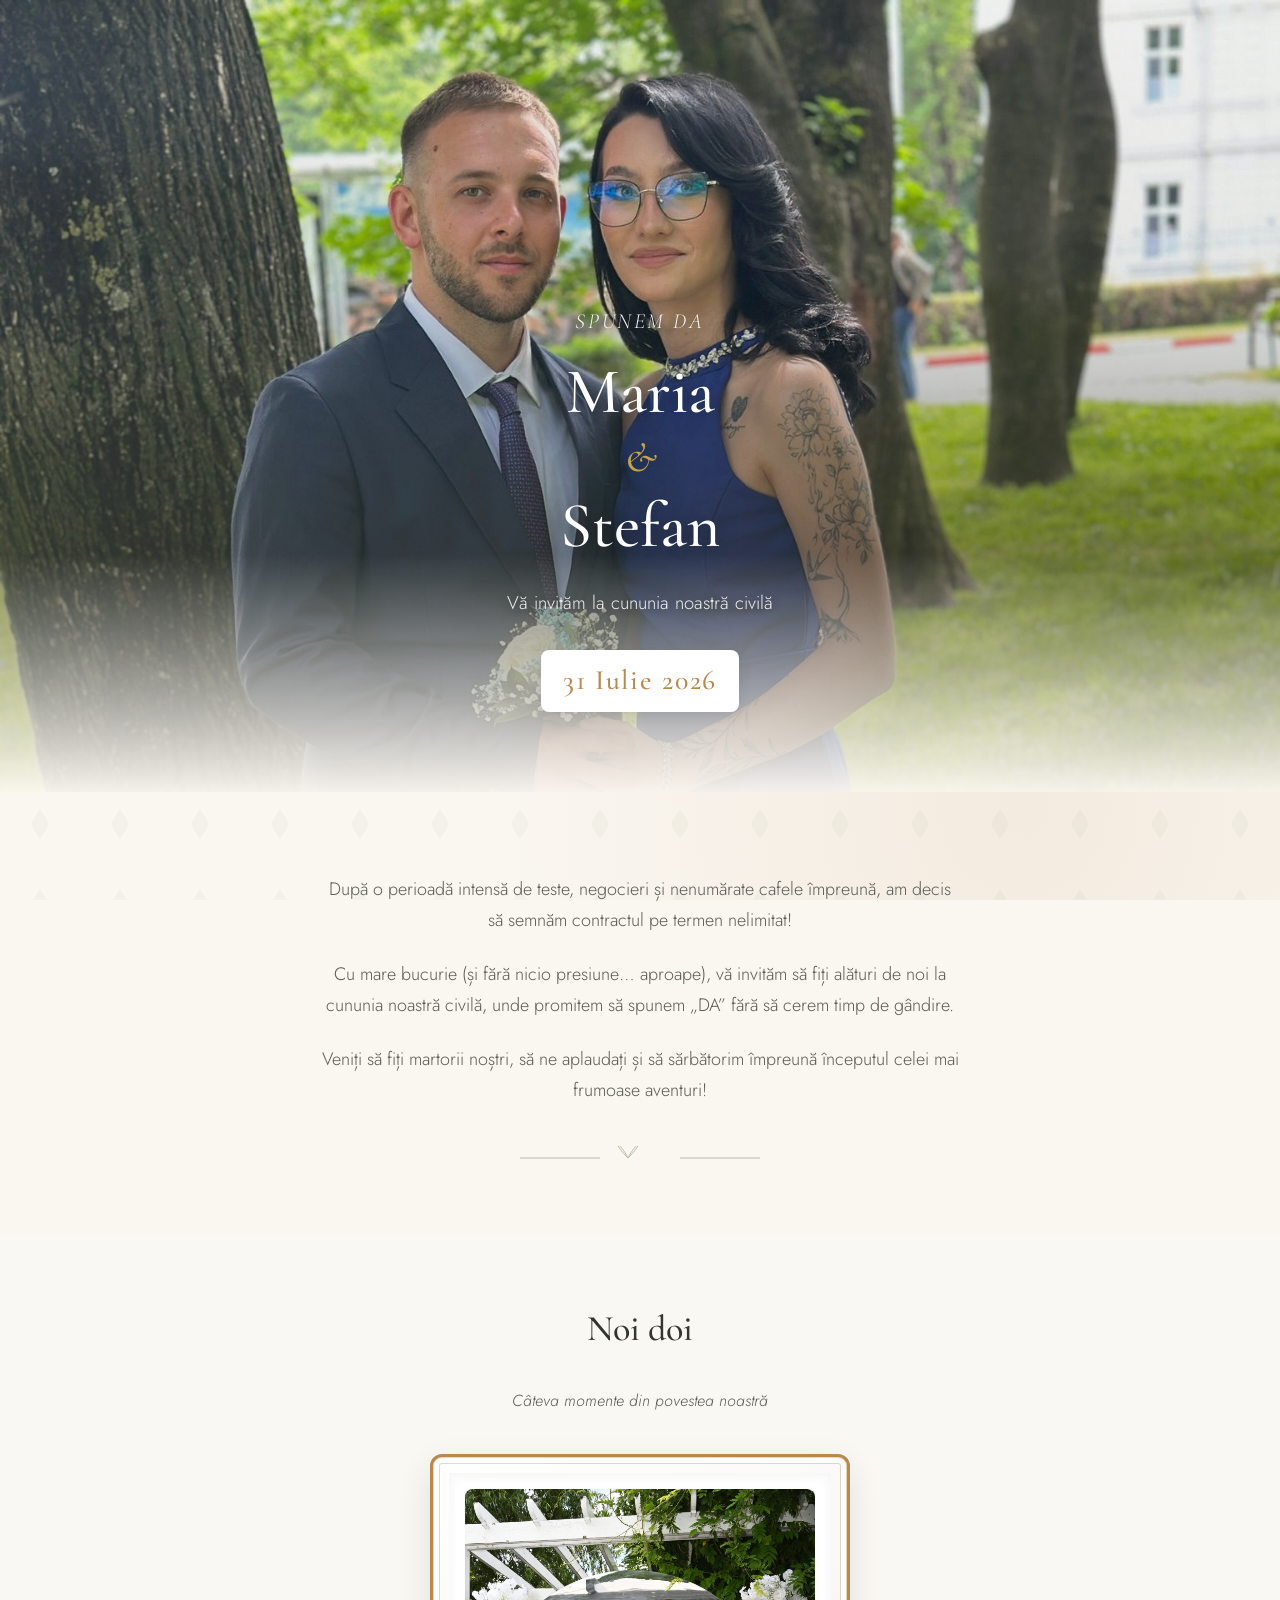
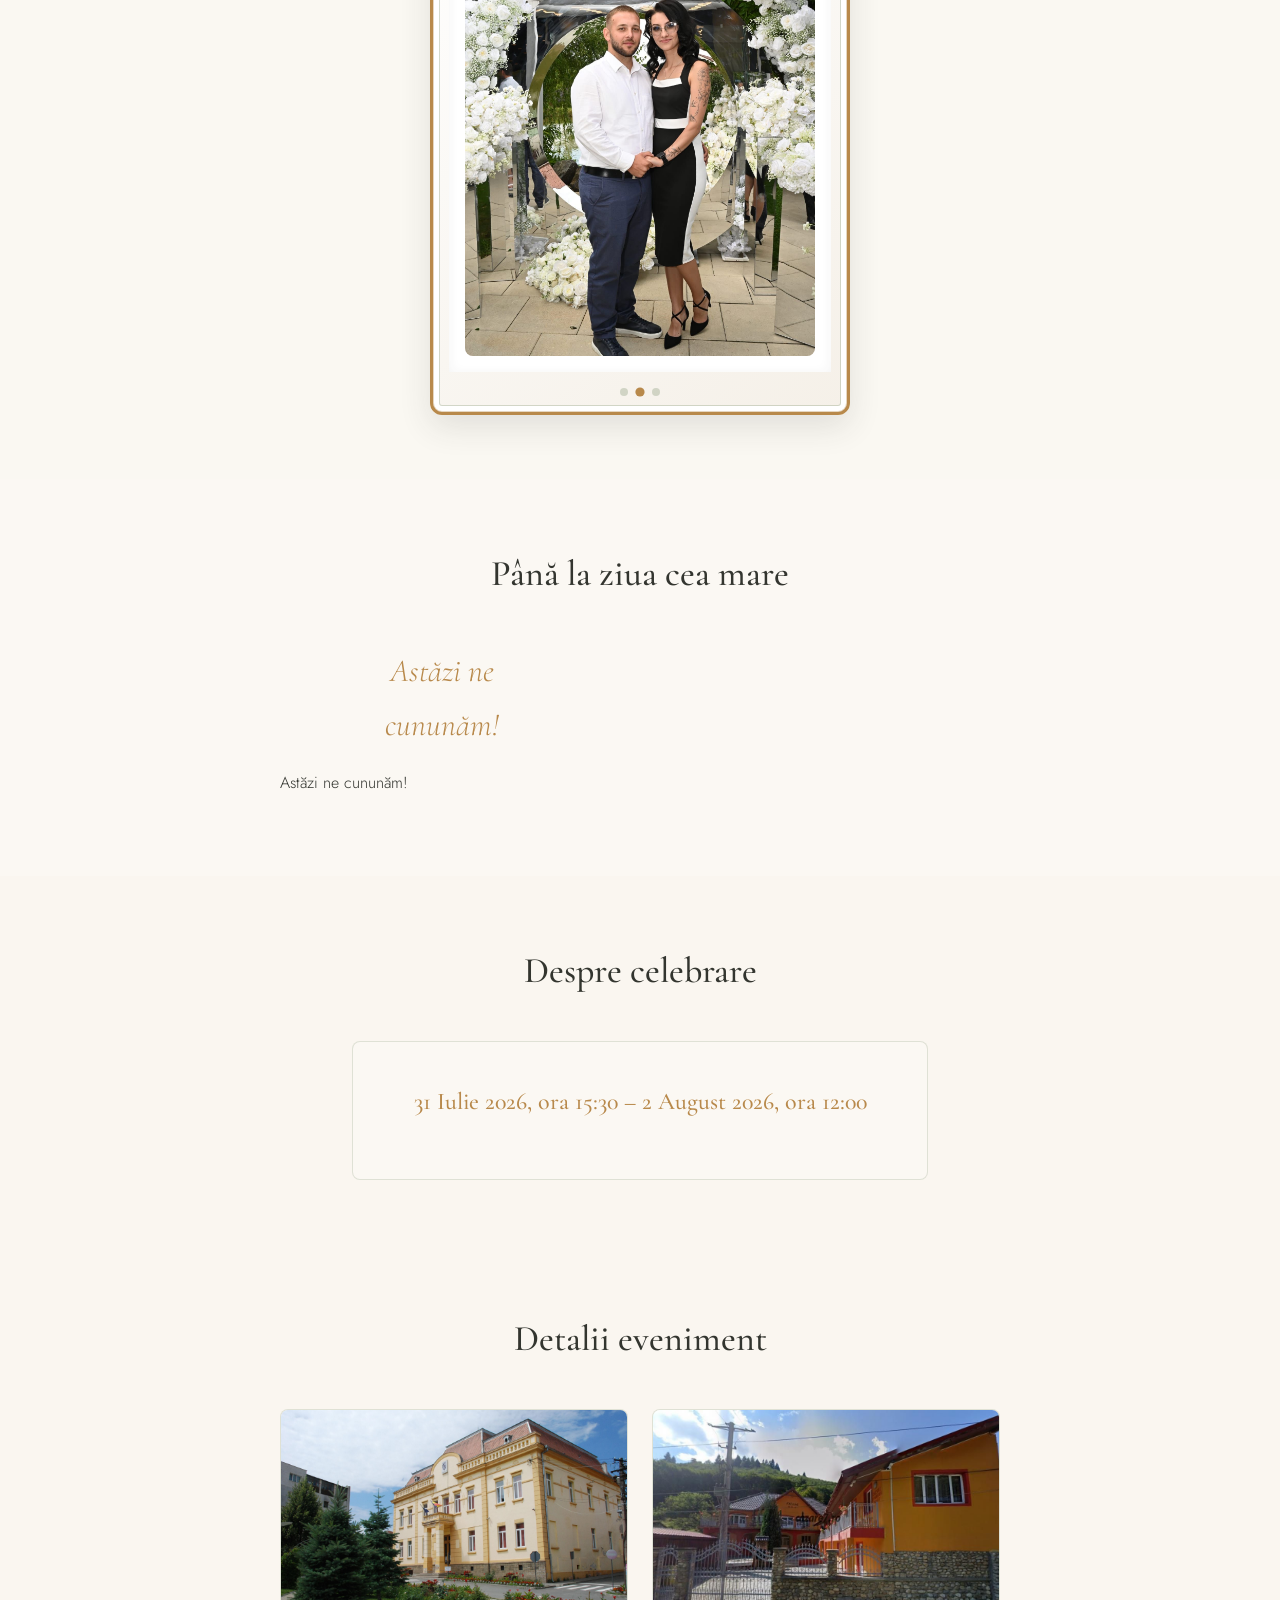
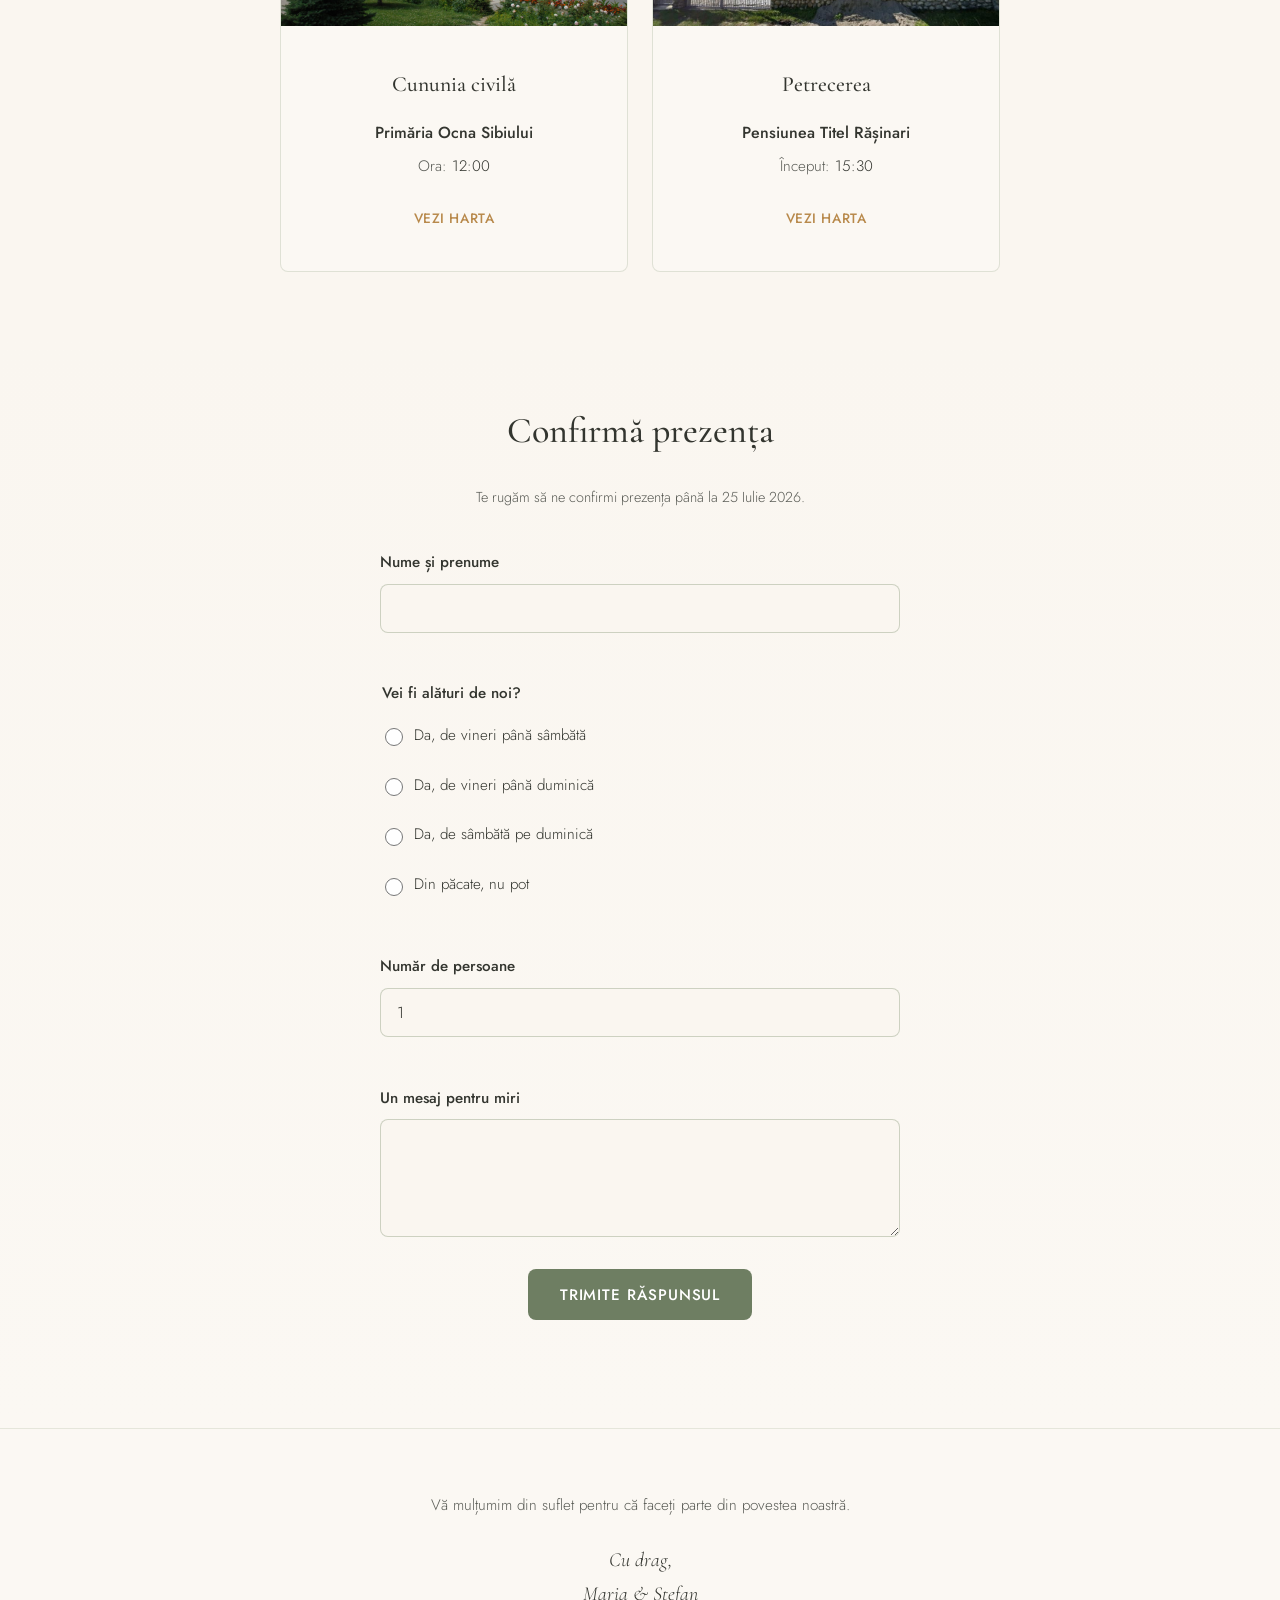
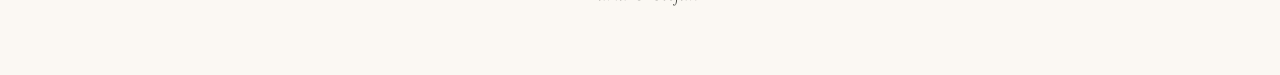
<file: index.html>
<!DOCTYPE html>
<html lang="ro">
<head>
  <script>document.documentElement.classList.add('js');</script>
  <meta charset="utf-8">
  <meta name="viewport" content="width=device-width, initial-scale=1">
  <title>Maria &amp; Stefan — Invitație</title>
  <link rel="preconnect" href="https://fonts.googleapis.com">
  <link rel="preconnect" href="https://fonts.gstatic.com" crossorigin>
  <link href="https://fonts.googleapis.com/css2?family=Cormorant+Garamond:ital,wght@0,400;0,500;0,600;1,400&family=Jost:wght@300;400;500&display=swap" rel="stylesheet">
  <link rel="stylesheet" href="assets/styles.css?v=5">
</head>
<body>
  <header class="hero" id="hero">
    <div class="hero__overlay" aria-hidden="true"></div>
    <div class="hero__inner fade-in">
      <p class="hero__eyebrow">Spunem DA</p>
      <h1 class="hero__names">
        <span id="bride-name">Maria</span>
        <span class="hero__amp" aria-hidden="true">&amp;</span>
        <span id="groom-name">Stefan</span>
      </h1>
      <p class="hero__subtitle">Vă invităm la cununia noastră civilă</p>
      <p class="hero__date" id="event-date">31 Iulie 2026</p>
    </div>
  </header>

  <main>
    <section class="section intro fade-in" aria-labelledby="intro-heading">
      <div class="container">
        <h2 id="intro-heading" class="section__title visually-hidden">Mesaj de la miri</h2>
        <div class="intro__text">
          <p>După o perioadă intensă de teste, negocieri și nenumărate cafele împreună, am decis să semnăm contractul pe termen nelimitat!</p>
          <p>Cu mare bucurie (și fără nicio presiune… aproape), vă invităm să fiți alături de noi la cununia noastră civilă, unde promitem să spunem „DA” fără să cerem timp de gândire.</p>
          <p>Veniți să fiți martorii noștri, să ne aplaudați și să sărbătorim împreună începutul celei mai frumoase aventuri!</p>
        </div>
      </div>
      <div class="container">
        <div class="divider" aria-hidden="true">
          <svg viewBox="0 0 240 24" xmlns="http://www.w3.org/2000/svg" role="img">
            <path d="M0 12h80M160 12h80M108 12c-4-8-8-12-12-16 4 8 8 12 12 16 4-8 8-12 12-16-4 8-8 12-12 16" fill="none" stroke="currentColor" stroke-width="1"/>
          </svg>
        </div>
      </div>
    </section>

    <section class="section gallery-section fade-in" aria-labelledby="gallery-heading">
      <div class="container">
        <h2 id="gallery-heading" class="section__title">Noi doi</h2>
        <p class="gallery__intro">Câteva momente din povestea noastră</p>
        <div class="gallery-frame">
          <div class="gallery-frame__mat">
            <div class="gallery-carousel" id="gallery-carousel" aria-live="polite">
              <figure class="gallery-carousel__slide is-active" data-full="imagini/miri2.JPG">
                <img src="imagini/miri2.JPG" alt="Maria și Stefan" loading="lazy">
              </figure>
              <figure class="gallery-carousel__slide" data-full="imagini/miri3.JPG">
                <img src="imagini/miri3.JPG" alt="Maria și Stefan" loading="lazy">
              </figure>
              <figure class="gallery-carousel__slide" data-full="imagini/miri4.JPG">
                <img src="imagini/miri4.JPG" alt="Maria și Stefan" loading="lazy">
              </figure>
            </div>
          </div>
          <div class="gallery-frame__dots" id="gallery-dots" aria-hidden="true"></div>
        </div>
      </div>
      <div class="lightbox" id="lightbox" hidden>
        <button type="button" class="lightbox__backdrop" id="lightbox-backdrop" aria-label="Închide"></button>
        <button type="button" class="lightbox__close" id="lightbox-close" aria-label="Închide">&times;</button>
        <img class="lightbox__img" id="lightbox-img" alt="">
      </div>
    </section>

    <section class="section countdown-section fade-in" aria-labelledby="countdown-heading">
      <div class="container">
        <h2 id="countdown-heading" class="section__title">Până la ziua cea mare</h2>
        <div class="countdown" id="countdown" aria-live="polite">
          <div class="countdown__item">
            <span class="countdown__value" id="countdown-days">0</span>
            <span class="countdown__label">Zile</span>
          </div>
          <div class="countdown__item">
            <span class="countdown__value" id="countdown-hours">00</span>
            <span class="countdown__label">Ore</span>
          </div>
          <div class="countdown__item">
            <span class="countdown__value" id="countdown-minutes">00</span>
            <span class="countdown__label">Minute</span>
          </div>
          <div class="countdown__item">
            <span class="countdown__value" id="countdown-seconds">00</span>
            <span class="countdown__label">Secunde</span>
          </div>
        </div>
        <p class="countdown__today visually-hidden" id="countdown-today">Astăzi ne cununăm!</p>
      </div>
    </section>

    <section class="section event-span fade-in" aria-labelledby="event-span-heading">
      <div class="container">
        <h2 id="event-span-heading" class="section__title">Despre celebrare</h2>
        <div class="event-span__card">
          <p class="event-span__dates" id="event-span-text"></p>
        </div>
      </div>
    </section>

    <section class="section details fade-in" aria-labelledby="details-heading">
      <div class="container">
        <h2 id="details-heading" class="section__title">Detalii eveniment</h2>
        <div class="details__grid">
          <article class="detail-card" id="ceremony-card">
            <div class="detail-card__photo">
              <img id="ceremony-photo" src="imagini/primarie.jpg" alt="Primăria Ocna Sibiului" loading="lazy">
            </div>
            <div class="detail-card__body">
              <h3 class="detail-card__title">Cununia civilă</h3>
              <p class="detail-card__place" id="ceremony-place"></p>
              <p class="detail-card__time"><span class="detail-card__time-label">Ora:</span> <span id="ceremony-time"></span></p>
              <a class="detail-card__map" id="ceremony-map" href="#" target="_blank" rel="noopener noreferrer">Vezi harta</a>
            </div>
          </article>
          <article class="detail-card" id="party-card">
            <div class="detail-card__photo">
              <img id="party-photo" src="imagini/locatie.jpg" alt="Pensiunea Titel Rășinari" loading="lazy">
            </div>
            <div class="detail-card__body">
              <h3 class="detail-card__title">Petrecerea</h3>
              <p class="detail-card__place" id="party-place"></p>
              <p class="detail-card__time"><span class="detail-card__time-label">Început:</span> <span id="party-time"></span></p>
              <a class="detail-card__map" id="party-map" href="#" target="_blank" rel="noopener noreferrer">Vezi harta</a>
            </div>
          </article>
        </div>
      </div>
    </section>

    <section class="section rsvp fade-in" aria-labelledby="rsvp-heading">
      <div class="container container--narrow">
        <h2 id="rsvp-heading" class="section__title">Confirmă prezența</h2>
        <p class="rsvp__deadline" id="rsvp-deadline"></p>

        <div id="rsvp-form-wrapper">
          <form id="rsvp-form" novalidate>
            <div class="form-group">
              <label for="nume">Nume și prenume</label>
              <input type="text" id="nume" name="nume" required autocomplete="name">
              <span class="form-error" id="error-nume" role="alert"></span>
            </div>

            <fieldset class="form-group">
              <legend>Vei fi alături de noi?</legend>
              <div class="radio-group">
                <label class="radio-label">
                  <input type="radio" name="prezenta" value="Da, de vineri până sâmbătă" required>
                  <span>Da, de vineri până sâmbătă</span>
                </label>
                <label class="radio-label">
                  <input type="radio" name="prezenta" value="Da, de vineri până duminică">
                  <span>Da, de vineri până duminică</span>
                </label>
                <label class="radio-label">
                  <input type="radio" name="prezenta" value="Da, de sâmbătă pe duminică">
                  <span>Da, de sâmbătă pe duminică</span>
                </label>
                <label class="radio-label">
                  <input type="radio" name="prezenta" value="Nu">
                  <span>Din păcate, nu pot</span>
                </label>
              </div>
              <span class="form-error" id="error-prezenta" role="alert"></span>
            </fieldset>

            <div class="form-group form-group--conditional" id="group-persoane" hidden>
              <label for="persoane">Număr de persoane</label>
              <input type="number" id="persoane" name="persoane" min="1" value="1">
              <span class="form-error" id="error-persoane" role="alert"></span>
            </div>

            <div class="form-group">
              <label for="mesaj">Un mesaj pentru miri</label>
              <textarea id="mesaj" name="mesaj" rows="4"></textarea>
            </div>

            <div class="honeypot" aria-hidden="true">
              <label for="website">Website</label>
              <input type="text" id="website" name="website" tabindex="-1" autocomplete="off">
            </div>

            <button type="submit" class="btn btn--primary" id="rsvp-submit">Trimite răspunsul</button>
            <p class="form-status" id="form-status" role="status"></p>
          </form>
        </div>
        <iframe name="rsvp-target" id="rsvp-target" title="" class="visually-hidden" tabindex="-1"></iframe>

        <div id="rsvp-success" class="rsvp-success" hidden></div>
      </div>
    </section>
  </main>

  <footer class="footer">
    <div class="container">
      <p class="footer__thanks">Vă mulțumim din suflet pentru că faceți parte din povestea noastră.</p>
      <p class="footer__signoff">
        Cu drag,<br>
        <span id="footer-names">Maria &amp; Stefan</span>
      </p>
    </div>
  </footer>

  <script src="assets/script.js?v=5" charset="utf-8"></script>
</body>
</html>
</file>
<file: assets/styles.css>
*,
*::before,
*::after {
  box-sizing: border-box;
}

:root {
  --color-bg: #FAF6F0;
  --color-bg-alt: #FBF8F3;
  --color-primary: #8A9A7B;
  --color-primary-dark: #6E7E62;
  --color-accent: #B8894B;
  --color-accent-light: #C2A24A;
  --color-text: #33352F;
  --color-text-muted: #5a5c56;
  --color-error: #9b3b3b;
  --color-info: #4a6741;
  --font-heading: "Cormorant Garamond", serif;
  --font-body: "Jost", sans-serif;
  --space-xs: 0.5rem;
  --space-sm: 1rem;
  --space-md: 1.5rem;
  --space-lg: 2.5rem;
  --space-xl: 4rem;
  --radius: 0.5rem;
  --transition: 0.3s ease;
}

html {
  scroll-behavior: smooth;
}

@media (prefers-reduced-motion: reduce) {
  html {
    scroll-behavior: auto;
  }
}

body {
  margin: 0;
  font-family: var(--font-body);
  font-weight: 300;
  font-size: 1rem;
  line-height: 1.7;
  color: var(--color-text);
  background-color: var(--color-bg);
  background-image:
    radial-gradient(circle at 20% 10%, rgba(138, 154, 123, 0.12) 0%, transparent 45%),
    radial-gradient(circle at 80% 90%, rgba(184, 137, 75, 0.1) 0%, transparent 40%),
    url("data:image/svg+xml,%3Csvg xmlns='http://www.w3.org/2000/svg' width='80' height='80' viewBox='0 0 80 80'%3E%3Cg fill='%238A9A7B' fill-opacity='0.06'%3E%3Cpath d='M40 8c-2 6-8 10-8 16 0 6 6 10 8 16 2-6 8-10 8-16 0-6-6-10-8-16z'/%3E%3C/g%3E%3C/svg%3E");
  background-attachment: fixed;
  -webkit-font-smoothing: antialiased;
}

img,
svg {
  display: block;
  max-width: 100%;
}

.container {
  width: min(100% - 2rem, 720px);
  margin-inline: auto;
}

.container--narrow {
  width: min(100% - 2rem, 520px);
}

.visually-hidden {
  position: absolute;
  width: 1px;
  height: 1px;
  padding: 0;
  margin: -1px;
  overflow: hidden;
  clip: rect(0, 0, 0, 0);
  white-space: nowrap;
  border: 0;
}

/* Hero */

.hero {
  position: relative;
  min-height: 88vh;
  display: flex;
  align-items: flex-end;
  justify-content: center;
  text-align: center;
  padding: var(--space-xl) var(--space-sm);
  background-color: var(--color-bg-alt);
  background-size: cover;
  background-repeat: no-repeat;
  background-position: center top;
}

.hero__overlay {
  position: absolute;
  inset: 0;
  background: linear-gradient(180deg,
      rgba(51, 53, 47, 0.08) 0%,
      rgba(51, 53, 47, 0.12) 35%,
      rgba(51, 53, 47, 0.55) 70%,
      rgba(250, 246, 240, 0.97) 100%);
  pointer-events: none;
}

.hero__inner {
  position: relative;
  z-index: 1;
  max-width: 36rem;
  width: 100%;
  padding-bottom: var(--space-sm);
}

.hero__eyebrow {
  font-family: var(--font-heading);
  font-size: clamp(1.1rem, 3vw, 1.35rem);
  font-style: italic;
  letter-spacing: 0.12em;
  text-transform: uppercase;
  color: rgba(255, 255, 255, 0.95);
  margin: 0 0 var(--space-sm);
  text-shadow: 0 1px 12px rgba(0, 0, 0, 0.45);
}

.hero__names {
  font-family: var(--font-heading);
  font-weight: 500;
  font-size: clamp(2.5rem, 8vw, 4rem);
  line-height: 1.15;
  margin: 0 0 var(--space-md);
  color: #fff;
  text-shadow: 0 2px 20px rgba(0, 0, 0, 0.5);
}

.hero__amp {
  display: block;
  font-size: 0.65em;
  font-style: italic;
  color: var(--color-accent-light);
  margin: 0.15em 0;
}

.hero__subtitle {
  font-size: clamp(1rem, 2.5vw, 1.15rem);
  color: rgba(255, 255, 255, 0.92);
  margin: 0 0 var(--space-sm);
  text-shadow: 0 1px 10px rgba(0, 0, 0, 0.45);
}

.hero__date {
  display: inline-block;
  font-family: var(--font-heading);
  font-size: clamp(1.25rem, 3.5vw, 1.75rem);
  font-weight: 500;
  letter-spacing: 0.06em;
  color: var(--color-accent);
  background: #fff;
  padding: 0.45rem 1.35rem;
  border-radius: var(--radius);
  box-shadow: 0 2px 14px rgba(51, 53, 47, 0.12);
  margin: var(--space-sm) 0 0;
  text-shadow: none;
}

/* Sections */

.section {
  padding: var(--space-xl) 0;
}

.section__title {
  font-family: var(--font-heading);
  font-weight: 500;
  font-size: clamp(1.75rem, 5vw, 2.25rem);
  text-align: center;
  margin: 0 0 var(--space-lg);
  color: var(--color-text);
}

.intro__text {
  text-align: center;
  font-size: clamp(1rem, 2.5vw, 1.125rem);
  max-width: 40rem;
  margin: 0 auto;
  color: var(--color-text-muted);
}

.intro__text p+p {
  margin-top: var(--space-md);
}

/* Divider */

.divider {
  display: flex;
  justify-content: center;
  margin-top: var(--space-lg);
  color: var(--color-primary);
  opacity: 0.6;
}

.divider svg {
  width: min(240px, 60vw);
  height: auto;
}

/* Countdown */

.countdown-section {
  background: var(--color-bg-alt);
}

.countdown {
  display: grid;
  grid-template-columns: repeat(4, 1fr);
  gap: var(--space-sm);
  max-width: 32rem;
  margin: 0 auto;
}

.countdown__item {
  text-align: center;
  padding: var(--space-md) var(--space-xs);
  background: var(--color-bg);
  border-radius: var(--radius);
  border: 1px solid rgba(138, 154, 123, 0.2);
}

.countdown__value {
  display: block;
  font-family: var(--font-heading);
  font-size: clamp(1.75rem, 6vw, 2.5rem);
  font-weight: 600;
  color: var(--color-primary-dark);
  line-height: 1.2;
}

.countdown__label {
  display: block;
  font-size: 0.75rem;
  text-transform: uppercase;
  letter-spacing: 0.08em;
  color: var(--color-text-muted);
  margin-top: 0.25rem;
}

.countdown--today {
  text-align: center;
}

.countdown--today .countdown__item {
  display: none;
}

.countdown__today-msg {
  font-family: var(--font-heading);
  font-size: clamp(1.5rem, 5vw, 2rem);
  font-style: italic;
  color: var(--color-accent);
  margin: 0;
}

/* Details */

.details__grid {
  display: grid;
  gap: var(--space-md);
}

@media (min-width: 600px) {
  .details__grid {
    grid-template-columns: 1fr 1fr;
  }
}

.detail-card {
  background: var(--color-bg-alt);
  border: 1px solid rgba(138, 154, 123, 0.25);
  border-radius: var(--radius);
  overflow: hidden;
  text-align: center;
}

.detail-card__photo {
  aspect-ratio: 16 / 10;
  overflow: hidden;
}

.detail-card__photo img {
  width: 100%;
  height: 100%;
  object-fit: cover;
}

.detail-card__body {
  padding: var(--space-lg) var(--space-md);
}

.detail-card__icon {
  width: 2.5rem;
  height: 2.5rem;
  margin: 0 auto var(--space-sm);
  color: var(--color-primary);
}

.detail-card__icon svg {
  width: 100%;
  height: 100%;
}

.detail-card__title {
  font-family: var(--font-heading);
  font-size: 1.35rem;
  font-weight: 500;
  margin: 0 0 var(--space-sm);
  color: var(--color-text);
}

.detail-card__place {
  font-weight: 500;
  margin: 0 0 var(--space-xs);
}

.detail-card__address {
  font-size: 0.9rem;
  color: var(--color-text-muted);
  margin: 0 0 var(--space-sm);
}

.detail-card__address:empty {
  display: none;
}

.detail-card__time {
  margin: 0 0 var(--space-md);
  font-size: 0.95rem;
}

.detail-card__time-label {
  color: var(--color-text-muted);
}

.detail-card__map {
  display: inline-block;
  font-size: 0.85rem;
  font-weight: 500;
  letter-spacing: 0.04em;
  text-transform: uppercase;
  color: var(--color-accent);
  text-decoration: none;
  border-bottom: 1px solid transparent;
  transition: border-color var(--transition), color var(--transition);
}

.detail-card__map:hover,
.detail-card__map:focus-visible {
  color: var(--color-accent-light);
  border-bottom-color: var(--color-accent-light);
}

.detail-card__map[hidden] {
  display: none;
}

/* RSVP */

.rsvp {
  background: linear-gradient(180deg, var(--color-bg) 0%, var(--color-bg-alt) 100%);
}

.rsvp__deadline {
  text-align: center;
  font-size: 0.9rem;
  color: var(--color-text-muted);
  margin: -1rem 0 var(--space-lg);
}

form {
  display: flex;
  flex-direction: column;
  gap: var(--space-md);
}

.form-group {
  display: flex;
  flex-direction: column;
  gap: var(--space-xs);
}

fieldset.form-group {
  border: none;
  padding: 0;
  margin: 0;
}

legend {
  font-weight: 500;
  font-size: 0.95rem;
  margin-bottom: var(--space-xs);
}

label {
  font-weight: 500;
  font-size: 0.95rem;
}

input[type="text"],
input[type="number"],
select,
textarea {
  font-family: var(--font-body);
  font-size: 1rem;
  font-weight: 300;
  padding: 0.75rem 1rem;
  border: 1px solid rgba(138, 154, 123, 0.4);
  border-radius: var(--radius);
  background: var(--color-bg);
  color: var(--color-text);
  transition: border-color var(--transition), box-shadow var(--transition);
}

input:focus-visible,
select:focus-visible,
textarea:focus-visible {
  outline: none;
  border-color: var(--color-primary);
  box-shadow: 0 0 0 3px rgba(138, 154, 123, 0.25);
}

textarea {
  resize: vertical;
  min-height: 5rem;
}

.radio-group {
  display: flex;
  flex-direction: column;
  gap: var(--space-xs);
}

.radio-label {
  display: flex;
  align-items: center;
  gap: var(--space-xs);
  font-weight: 300;
  cursor: pointer;
  padding: 0.5rem 0;
}

.radio-label input {
  accent-color: var(--color-primary-dark);
  width: 1.1rem;
  height: 1.1rem;
}

.form-error {
  font-size: 0.85rem;
  color: var(--color-error);
  min-height: 1.2em;
}

.honeypot {
  position: absolute;
  left: -9999px;
  width: 1px;
  height: 1px;
  overflow: hidden;
}

.btn {
  font-family: var(--font-body);
  font-size: 0.95rem;
  font-weight: 500;
  letter-spacing: 0.06em;
  text-transform: uppercase;
  padding: 0.9rem 2rem;
  border: none;
  border-radius: var(--radius);
  cursor: pointer;
  transition: background var(--transition), opacity var(--transition);
}

.btn--primary {
  background: var(--color-primary-dark);
  color: #fff;
  align-self: center;
  margin-top: var(--space-xs);
}

.btn--primary:hover:not(:disabled) {
  background: var(--color-primary);
}

.btn--primary:focus-visible {
  outline: none;
  box-shadow: 0 0 0 3px rgba(138, 154, 123, 0.45);
}

.btn--primary:disabled {
  opacity: 0.6;
  cursor: not-allowed;
}

.form-status {
  text-align: center;
  font-size: 0.9rem;
  min-height: 1.4em;
  margin: 0;
}

.form-status--error {
  color: var(--color-error);
}

.form-status--info {
  color: var(--color-info);
  background: rgba(138, 154, 123, 0.12);
  padding: var(--space-sm) var(--space-md);
  border-radius: var(--radius);
  border: 1px solid rgba(138, 154, 123, 0.3);
}

.rsvp-success {
  text-align: center;
  padding: var(--space-lg);
  background: rgba(138, 154, 123, 0.12);
  border-radius: var(--radius);
  border: 1px solid rgba(138, 154, 123, 0.3);
}

.rsvp-success p {
  font-family: var(--font-heading);
  font-size: clamp(1.25rem, 4vw, 1.5rem);
  margin: 0;
  color: var(--color-primary-dark);
}

/* Footer */

.footer {
  text-align: center;
  padding: var(--space-xl) var(--space-sm);
  background: var(--color-bg-alt);
  border-top: 1px solid rgba(138, 154, 123, 0.2);
}

.footer__thanks {
  font-size: 0.95rem;
  color: var(--color-text-muted);
  max-width: 28rem;
  margin: 0 auto var(--space-md);
}

.footer__signoff {
  font-family: var(--font-heading);
  font-size: 1.25rem;
  font-style: italic;
  margin: 0;
  color: var(--color-text);
}

/* Fade-in animation */

.fade-in {
  opacity: 1;
  transform: none;
}

html.js .fade-in {
  opacity: 0;
  transform: translateY(1.25rem);
  transition: opacity 0.7s ease, transform 0.7s ease;
}

html.js .fade-in.is-visible {
  opacity: 1;
  transform: translateY(0);
}

@media (prefers-reduced-motion: reduce) {
  html.js .fade-in {
    opacity: 1;
    transform: none;
    transition: none;
  }
}


/* Gallery */

.gallery-section {
  background: rgba(251, 248, 243, 0.85);
}

.gallery__intro {
  text-align: center;
  color: var(--color-text-muted);
  font-size: 1rem;
  margin: -0.75rem 0 var(--space-lg);
  font-style: italic;
}

.gallery-frame {
  max-width: 420px;
  margin: 0 auto;
  padding: var(--space-sm);
  background: linear-gradient(145deg, #fff 0%, #f5f0e8 100%);
  border: 3px solid var(--color-accent);
  border-radius: calc(var(--radius) + 4px);
  box-shadow:
    0 12px 32px rgba(51, 53, 47, 0.12),
    inset 0 0 0 1px rgba(184, 137, 75, 0.35),
    inset 0 0 0 6px #fff,
    inset 0 0 0 7px rgba(138, 154, 123, 0.35);
}

.gallery-frame__mat {
  padding: var(--space-sm);
  background: #fff;
  box-shadow: inset 0 2px 12px rgba(51, 53, 47, 0.06);
}

.gallery-carousel {
  position: relative;
  aspect-ratio: 3 / 4;
  overflow: hidden;
  border-radius: var(--radius);
  cursor: zoom-in;
  background: #f0ebe3;
}

.gallery-carousel__slide {
  position: absolute;
  inset: 0;
  margin: 0;
  opacity: 0;
  transition: opacity 0.8s ease;
  pointer-events: none;
}

.gallery-carousel__slide.is-active {
  opacity: 1;
  pointer-events: auto;
}

.gallery-carousel__slide img {
  width: 100%;
  height: 100%;
  object-fit: cover;
}

.gallery-frame__dots {
  display: flex;
  justify-content: center;
  gap: 0.5rem;
  margin-top: var(--space-sm);
}

.gallery-frame__dot {
  width: 0.5rem;
  height: 0.5rem;
  border-radius: 50%;
  border: none;
  padding: 0;
  background: rgba(138, 154, 123, 0.35);
  cursor: pointer;
  transition: background var(--transition), transform var(--transition);
}

.gallery-frame__dot.is-active {
  background: var(--color-accent);
  transform: scale(1.15);
}

.gallery-frame__dot:focus-visible {
  outline: 2px solid var(--color-accent);
  outline-offset: 2px;
}

@media (prefers-reduced-motion: reduce) {
  .gallery-carousel__slide {
    transition: none;
  }
}

/* Lightbox */

.lightbox {
  position: fixed;
  inset: 0;
  z-index: 1000;
  display: flex;
  align-items: center;
  justify-content: center;
  padding: var(--space-md);
}

.lightbox[hidden] {
  display: none;
}

.lightbox__backdrop {
  position: absolute;
  inset: 0;
  border: none;
  background: rgba(51, 53, 47, 0.88);
  cursor: pointer;
}

.lightbox__close {
  position: absolute;
  top: var(--space-sm);
  right: var(--space-sm);
  z-index: 2;
  width: 2.75rem;
  height: 2.75rem;
  border: none;
  border-radius: 50%;
  background: rgba(255, 255, 255, 0.15);
  color: #fff;
  font-size: 1.75rem;
  line-height: 1;
  cursor: pointer;
  transition: background var(--transition);
}

.lightbox__close:hover,
.lightbox__close:focus-visible {
  background: rgba(255, 255, 255, 0.28);
  outline: none;
}

.lightbox__img {
  position: relative;
  z-index: 1;
  max-width: min(92vw, 720px);
  max-height: 88vh;
  border-radius: var(--radius);
  box-shadow: 0 16px 48px rgba(0, 0, 0, 0.35);
  object-fit: contain;
}

/* Event span */

.event-span__card {
  background: var(--color-bg-alt);
  border: 1px solid rgba(138, 154, 123, 0.25);
  border-radius: var(--radius);
  padding: var(--space-lg);
  text-align: center;
  max-width: 36rem;
  margin: 0 auto;
}

.event-span__dates {
  font-family: var(--font-heading);
  font-size: clamp(1.2rem, 3.5vw, 1.5rem);
  font-weight: 500;
  color: var(--color-accent);
  margin: 0 0 var(--space-sm);
}

.event-span__note {
  font-weight: 500;
  margin: 0 0 var(--space-sm);
  color: var(--color-text);
}

.event-span__desc {
  margin: 0;
  color: var(--color-text-muted);
  font-size: 0.95rem;
}
</file>
